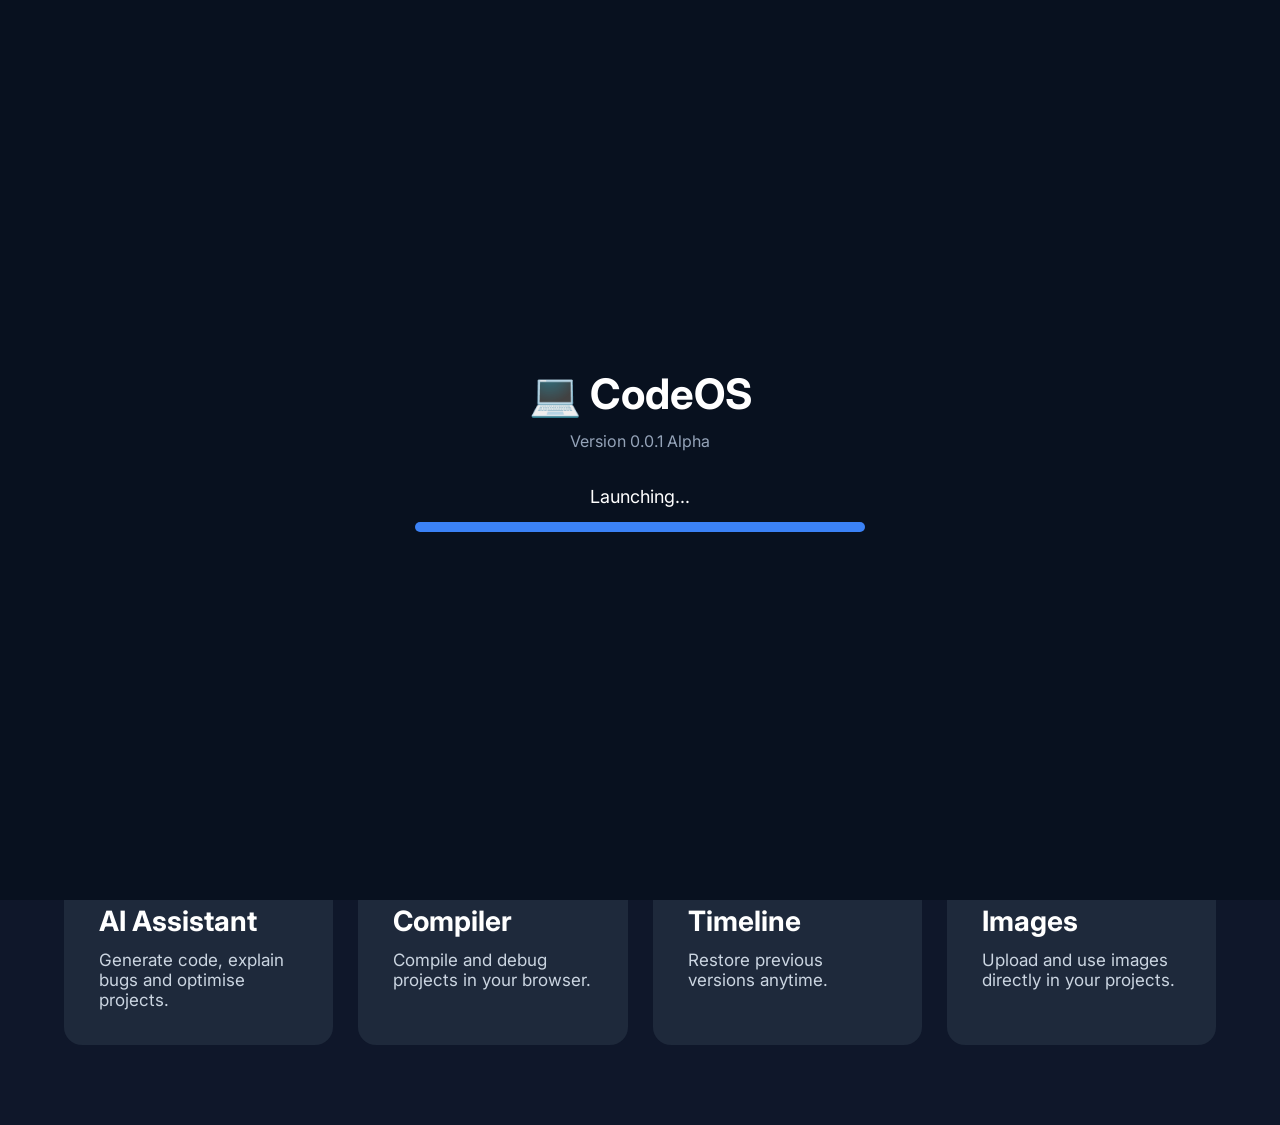
<file: index.html>
<!doctype html>
<html lang="en">
  <head>
    <meta charset="UTF-8" />
    <meta name="viewport" content="width=device-width, initial-scale=1.0" />
    <title>CodeOS</title>

    <link rel="stylesheet" href="codestyle.css" />

    <link
      href="https://fonts.googleapis.com/css2?family=Inter:wght@300;400;500;600;700&display=swap"
      rel="stylesheet"
    />
  </head>

  <body>
    <div id="bootScreen">
      <div id="bootContent">
        <div id="bootLogo">💻 CodeOS</div>

        <div id="bootVersion">Version 0.0.1 Alpha</div>

        <div id="bootStatus">Loading Engine...</div>

        <div id="bootBar">
          <div id="bootProgress"></div>
        </div>
      </div>
    </div>
    <div id="backgroundCode"></div>
    <nav class="navbar">
      <div class="logo">💻 <span>CodeOS</span></div>

      <div class="navButtons">
        <button onclick="window.location = 'documentation.html'">
          📚 Documentation
        </button>
        <button onclick="openWorkspace()">Launch Workspace</button>
        <button
          type="button"
          class="communityLaunchButton"
          onclick="window.location.href = 'community.html'"
        >
          💬 Open CodeOS Community
        </button>
      </div>
    </nav>

    <section class="hero">
      <h1>Build. Compile. Create.</h1>

      <p>
        A modern programming language with AI, a built-in compiler, debugger,
        timeline, image support and much more.
      </p>

      <div class="heroButtons">
        <button class="primary" onclick="openWorkspace()">
          🚀 Launch Workspace
        </button>

        <button class="secondary" onclick="window.location = 'learn.html'">
          📖 Learn More
        </button>
      </div>
    </section>

    <section class="cards">
      <div class="card">
        🤖
        <h2>AI Assistant</h2>
        <p>Generate code, explain bugs and optimise projects.</p>
      </div>

      <div class="card">
        🛠️
        <h2>Compiler</h2>
        <p>Compile and debug projects in your browser.</p>
      </div>

      <div class="card">
        🕒
        <h2>Timeline</h2>
        <p>Restore previous versions anytime.</p>
      </div>

      <div class="card">
        🖼️
        <h2>Images</h2>
        <p>Upload and use images directly in your projects.</p>
      </div>
    </section>

    <!-- Command Palette -->

    <div id="paletteOverlay">
      <div id="commandPalette">
        <input
          id="commandInput"
          type="text"
          placeholder="Type a command..."
          autocomplete="off"
        />

        <div id="commandList">
          <div class="command">🚀 Launch Workspace</div>
          <div class="command">📂 Open Workspace</div>
          <div class="command">✨ New Workspace</div>
          <div class="command">⚙ Settings</div>
          <div class="command">🤖 Ask AI</div>
        </div>
      </div>
    </div>

    <!-- ⚙️ Settings -->

    <div id="settingsOverlay">
      <div id="settingsPanel">
        <div class="settingsHeader">
          <div>
            <h2>⚙️ Settings</h2>
            <p>Customize your CodeOS experience.</p>
          </div>

          <button id="closeSettings">✕</button>
        </div>

        <div class="settingsContent">
          <!-- 🎨 Appearance -->

          <div class="settingsGroup">
            <h3>🎨 Appearance</h3>

            <div class="settingRow">
              <div>
                <strong>Theme</strong>
                <p>Choose how CodeOS looks.</p>
              </div>

              <select id="themeSelect">
                <option value="dark">🌙 Dark</option>

                <option value="light">☀️ Light</option>
              </select>
            </div>

            <div class="settingRow">
              <div>
                <strong>Accent Color</strong>
                <p>Change CodeOS's accent.</p>
              </div>

              <input type="color" id="accentColor" value="#3b82f6" />
            </div>
          </div>

          <!-- ✨ Interface -->

          <div class="settingsGroup">
            <h3>✨ Interface</h3>

            <div class="settingRow">
              <div>
                <strong>Animations</strong>
                <p>Enable CodeOS animations.</p>
              </div>

              <input type="checkbox" id="animationsToggle" checked />
            </div>
          </div>

          <!-- 💾 Data -->

          <div class="settingsGroup">
            <h3>💾 Data</h3>

            <div class="settingRow">
              <div>
                <strong>Reset Settings</strong>
                <p>Restore CodeOS settings to default.</p>
              </div>

              <button id="resetSettings">Reset</button>
            </div>
          </div>
        </div>
      </div>
    </div>

    <script src="program.js"></script>
  </body>
</html>
</file>
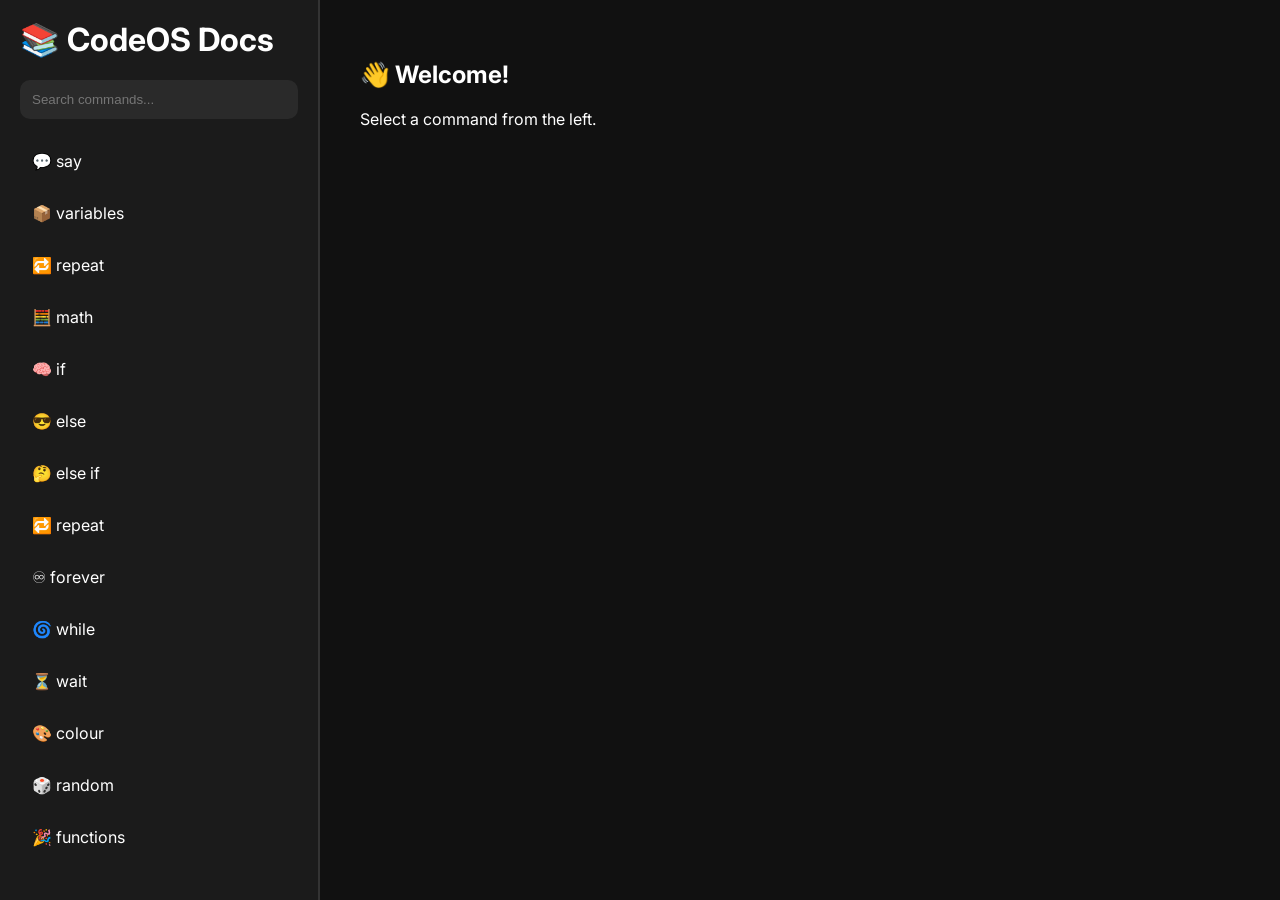
<file: documentation.html>
<!doctype html>
<html lang="en">
  <head>
    <meta charset="UTF-8" />
    <title>CodeOS Documentation</title>

    <link rel="stylesheet" href="documentation.css" />
    <link
      href="https://fonts.googleapis.com/css2?family=Inter:wght@300;400;600;700&display=swap"
      rel="stylesheet"
    />
  </head>

  <body>
    <div class="sidebar">
      <h1>📚 CodeOS Docs</h1>

      <input id="search" placeholder="Search commands..." />

      <div id="commandList"></div>
    </div>

    <div class="content">
      <div id="viewer">
        <h2>👋 Welcome!</h2>

        <p>Select a command from the left.</p>
      </div>
    </div>

    <script src="documentation.js"></script>
  </body>
</html>
</file>
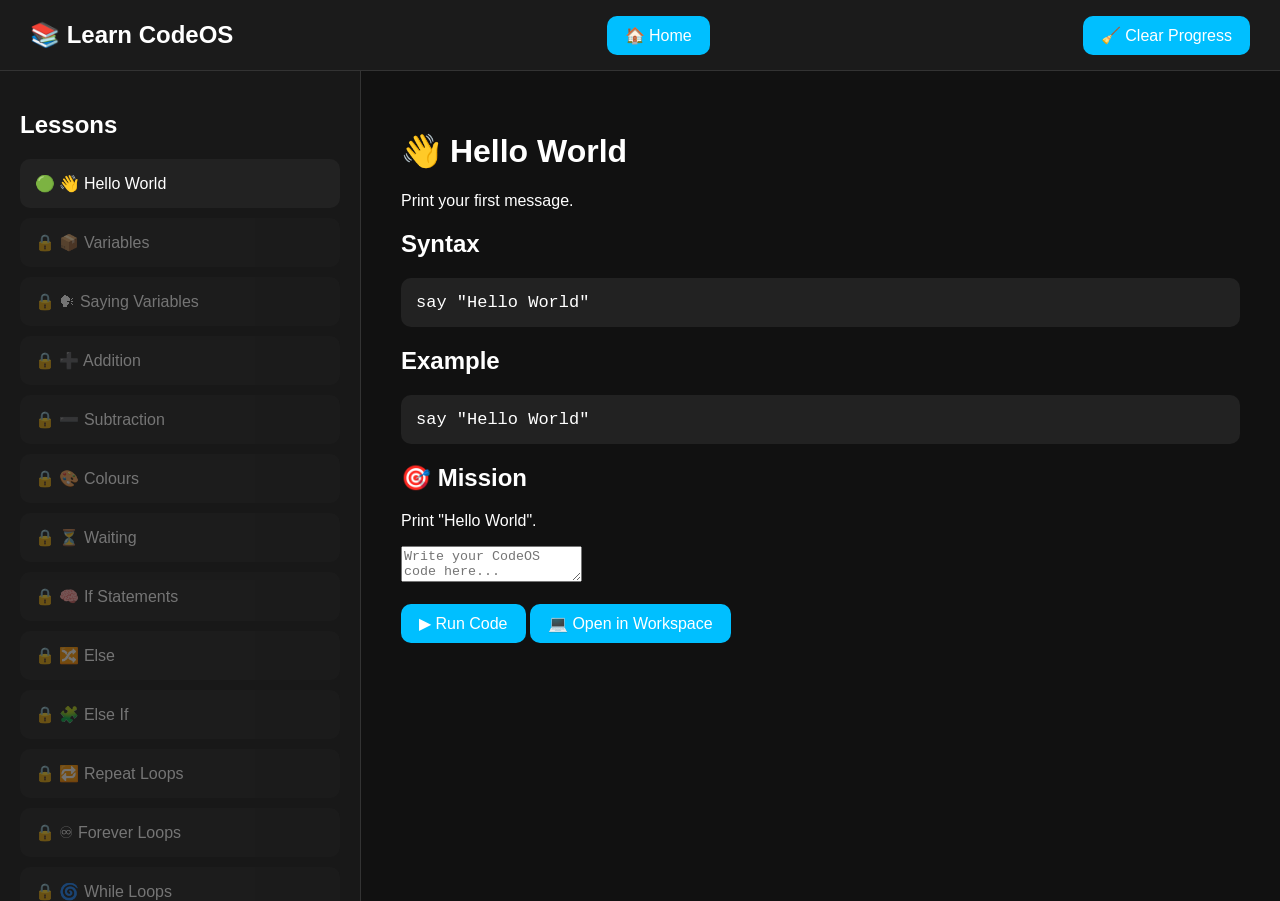
<file: learn.html>
<!doctype html>

<html>
  <head>
    <meta charset="UTF-8" />

    <title>Learn CodeOS</title>

    <link rel="stylesheet" href="learn.css" />
  </head>

  <body>
    <nav>
      <h1>📚 Learn CodeOS</h1>

      <button onclick="window.location = 'code.html'">🏠 Home</button>

      <button id="clearProgress">🧹 Clear Progress</button>
    </nav>

    <div id="container">
      <div id="lessonList">
        <h2>Lessons</h2>
      </div>

      <div id="lessonContent">
        <h1>Welcome!</h1>

        <p>Select a lesson.</p>
      </div>
    </div>

    <script src="lessons.js"></script>
    <script src="learn.js"></script>
  </body>
</html>
</file>
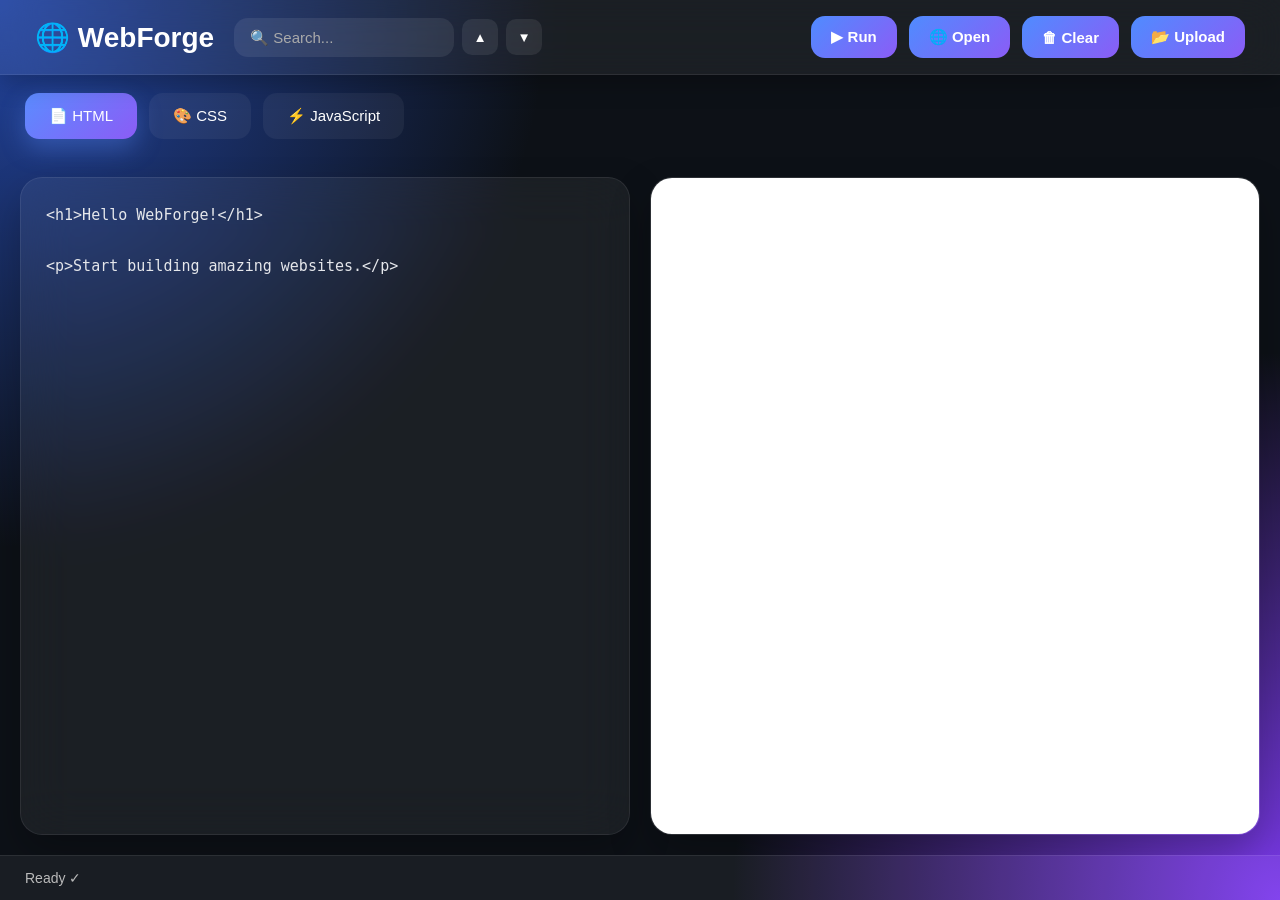
<file: webforge.html>
<!doctype html>
<html lang="en">
  <head>
    <meta charset="UTF-8" />

    <meta name="viewport" content="width=device-width, initial-scale=1.0" />

    <title>WebForge</title>

    <link rel="stylesheet" href="webforge.css" />
  </head>

  <body>
    <header>
      <h1 id="webforgeTitle">🌐 WebForge</h1>

      <div class="searchBox">
        <input id="search" placeholder="🔍 Search..." />

        <button id="prevMatch">▲</button>

        <button id="nextMatch">▼</button>
      </div>

      <div class="toolbar">
        <button id="run">▶ Run</button>

        <button id="open">🌐 Open</button>

        <button id="clear">🗑 Clear</button>

        <button id="upload">📂 Upload</button>

        <button id="assetsBtn" class="hidden">📁 Assets</button>

        <input type="file" id="fileInput" accept="image/*" multiple hidden />
      </div>
    </header>

    <div id="tabs">
      <button class="tab active" data-tab="html">📄 HTML</button>

      <button class="tab" data-tab="css">🎨 CSS</button>

      <button class="tab" data-tab="js">⚡ JavaScript</button>
    </div>

    <main>
      <div id="editorPanel">
        <textarea id="editor"></textarea>
      </div>

      <div id="previewPanel">
        <iframe id="preview"></iframe>
      </div>
    </main>

    <footer>
      <span id="status"> Ready ✓ </span>
    </footer>

    <div id="assetsWindow" class="popup">
      <div class="popup-box">
        <div class="popup-header">
          <h2>📁 Assets</h2>

          <button id="closeAssets">&times;</button>
        </div>

        <div id="assetList"></div>
      </div>
    </div>

    <script src="editor.js"></script>
    <script src="webforge.js"></script>
  </body>
</html>
</file>
<file: codestyle.css>
*{
    margin:0;
    padding:0;
    box-sizing:border-box;
    font-family:Inter,sans-serif;
}

body{

    background:#0f172a;
    color:white;

}

.navbar{

    width:100%;
    height:80px;

    display:flex;

    justify-content:space-between;

    align-items:center;

    padding:0 60px;

    background:rgba(255,255,255,.05);

    backdrop-filter:blur(18px);

    position:sticky;

    top:0;

}

.logo{

    font-size:30px;

    font-weight:700;

    animation:logoGlow 4s ease-in-out infinite;

}

.navButtons{

    display:flex;

    gap:15px;

}

button{

    padding:12px 22px;

    border:none;

    border-radius:12px;

    cursor:pointer;

    transition:.25s;

}

button:hover{

    transform:translateY(-3px);

}

.primary{
    background:var(--codeos-accent);
    color:white;
}

.secondary{

    background:#1e293b;

    color:white;

}

.hero{

    height:80vh;

    display:flex;

    flex-direction:column;

    justify-content:center;

    align-items:center;

    text-align:center;

    gap:25px;

}

.hero h1{

    font-size:70px;

}

.hero p{

    width:700px;

    color:#cbd5e1;

    font-size:20px;

    line-height:1.6;

}

.heroButtons{

    display:flex;

    gap:20px;

}

.cards{

    width:90%;

    margin:auto;

    display:grid;

    grid-template-columns:repeat(auto-fit,minmax(250px,1fr));

    gap:25px;

    padding-bottom:80px;

}

.card{

    background:#1e293b;

    padding:35px;

    border-radius:18px;

    transition:.3s;

    font-size:40px;

}

.card h2{

    margin-top:20px;

    font-size:28px;

}

.card p{

    margin-top:12px;

    color:#cbd5e1;

    font-size:17px;

}

.card:hover{

    transform:translateY(-8px);

}

#backgroundCode{

    position:fixed;

    inset:0;

    overflow:hidden;

    z-index:-1;

    pointer-events:none;

}

.codeLine{

    position:absolute;

    color:rgba(255,255,255,.06);

    font-family:monospace;

    font-size:22px;

    white-space:nowrap;

    animation:floatUp linear infinite;

    user-select:none;

    filter:blur(.4px);

}

@keyframes floatUp{

    from{

        transform:translateY(110vh);

    }

    to{

        transform:translateY(-150px);

    }

}

.particle{

    position:fixed;

    width:4px;

    height:4px;

    border-radius:50%;

    background:var(--codeos-accent);

    opacity:.25;

    pointer-events:none;

    animation:particleFloat linear infinite;

}

@keyframes particleFloat{

    from{

        transform:translateY(110vh);

    }

    to{

        transform:translateY(-100px);

    }

}

@keyframes logoGlow{

    0%,100%{
        text-shadow:none;
    }

    50%{
        text-shadow:
            0 0 8px var(--codeos-accent),
            0 0 18px var(--codeos-accent),
            0 0 35px var(--codeos-accent);
    }

}

/* Overlay */

#paletteOverlay{

    position:fixed;
    inset:0;

    background:rgba(0,0,0,.45);

    backdrop-filter:blur(12px);

    display:flex;

    justify-content:center;

    align-items:flex-start;

    padding-top:120px;

    opacity:0;

    visibility:hidden;

    transition:.25s;

    z-index:9999;

}

#paletteOverlay.show{

    opacity:1;

    visibility:visible;

}

/* Palette */

#commandPalette{

    width:700px;

    background:#172033;

    border-radius:22px;

    overflow:hidden;

    border:1px solid rgba(255,255,255,.08);

    box-shadow:
        0 20px 70px rgba(0,0,0,.45);

    transform:translateY(-30px) scale(.96);

    transition:.3s;

}

#paletteOverlay.show #commandPalette{

    transform:translateY(0) scale(1);

}

#commandInput{

    width:100%;

    padding:22px;

    font-size:20px;

    border:none;

    outline:none;

    background:#1f2b45;

    color:white;

}

#commandInput::placeholder{

    color:#94a3b8;

}

#commandList{

    max-height:350px;

    overflow:auto;

}

.command{

    padding:18px 22px;

    cursor:pointer;

    transition:.2s;

    border-top:1px solid rgba(255,255,255,.05);

}

.command:hover{

    background:#24334f;

}

.command.selected{
    background:var(--codeos-accent);
    color:white;
}

/* ==========================
   Boot Screen
========================== */

#bootScreen{

    position:fixed;

    inset:0;

    background:#08111f;

    display:flex;

    justify-content:center;

    align-items:center;

    z-index:999999;

    transition:.8s;

}

#bootScreen.hide{

    opacity:0;

    visibility:hidden;

}

#bootContent{

    width:450px;

    text-align:center;

}

#bootLogo{

    font-size:42px;

    font-weight:700;

    margin-bottom:12px;

}

#bootVersion{

    color:#94a3b8;

    margin-bottom:35px;

}

#bootStatus{

    margin-bottom:15px;

    font-size:18px;

}

#bootBar{

    width:100%;

    height:10px;

    background:#1e293b;

    border-radius:999px;

    overflow:hidden;

}

#bootProgress{

    width:0%;

    height:100%;

    background:var(--codeos-accent);

    transition:.4s;

}

/* ==========================
   ⚙️ SETTINGS
========================== */

#settingsOverlay {

    position: fixed;

    inset: 0;

    background: rgba(0, 0, 0, .6);

    backdrop-filter: blur(12px);

    display: flex;

    justify-content: center;

    align-items: center;

    opacity: 0;

    visibility: hidden;

    transition: .25s;

    z-index: 10000;

}


#settingsOverlay.show {

    opacity: 1;

    visibility: visible;

}


#settingsPanel {

    width: 650px;

    max-width: 90vw;

    max-height: 85vh;

    overflow: auto;

    background: #172033;

    border: 1px solid rgba(255,255,255,.1);

    border-radius: 22px;

    box-shadow:
        0 30px 100px rgba(0,0,0,.55);

    transform:
        translateY(20px)
        scale(.96);

    transition: .25s;

}


#settingsOverlay.show #settingsPanel {

    transform:
        translateY(0)
        scale(1);

}


.settingsHeader {

    display: flex;

    justify-content: space-between;

    align-items: center;

    padding: 25px;

    border-bottom:
        1px solid rgba(255,255,255,.08);

}


.settingsHeader h2 {

    font-size: 28px;

}


.settingsHeader p {

    color: #94a3b8;

    margin-top: 5px;

}


#closeSettings {

    background: rgba(255,255,255,.06);

    color: white;

    font-size: 18px;

    width: 40px;

    height: 40px;

    padding: 0;

}


#closeSettings:hover {

    background: rgba(255,255,255,.12);

}


.settingsContent {

    padding: 10px 25px 25px;

}


.settingsGroup {

    padding: 20px 0;

    border-bottom:
        1px solid rgba(255,255,255,.07);

}


.settingsGroup:last-child {

    border-bottom: none;

}


.settingsGroup h3 {

    margin-bottom: 15px;

    font-size: 18px;

}


.settingRow {

    display: flex;

    justify-content: space-between;

    align-items: center;

    gap: 20px;

    padding: 15px;

    border-radius: 14px;

    transition: .2s;

}


.settingRow:hover {

    background: rgba(255,255,255,.04);

}


.settingRow strong {

    font-size: 16px;

}


.settingRow p {

    color: #94a3b8;

    font-size: 14px;

    margin-top: 4px;

}


.settingRow select {

    background: #1f2b45;

    color: white;

    border: 1px solid rgba(255,255,255,.1);

    border-radius: 10px;

    padding: 9px 12px;

    outline: none;

}


.settingRow input[type="color"] {

    width: 45px;

    height: 35px;

    border: none;

    background: transparent;

    cursor: pointer;

}


#resetSettings {

    background: #ef4444;

    color: white;

}

:root {
    --codeos-accent: #3b82f6;
}

.no-animations * {
    animation: none !important;
    transition: none !important;
}

/* ==========================
   ☀️ LIGHT MODE
========================== */

body.light-mode {
    background: #f8fafc;
    color: #0f172a;
}

body.light-mode .navbar {
    background: rgba(255,255,255,.75);
}

body.light-mode .hero p {
    color: #475569;
}

body.light-mode .card {
    background: #ffffff;
    color: #0f172a;
    box-shadow: 0 10px 30px rgba(15,23,42,.08);
}

body.light-mode .card p {
    color: #475569;
}

body.light-mode .settingsHeader p,
body.light-mode .settingRow p {
    color: #64748b;
}

body.light-mode #settingsPanel {
    background: #ffffff;
    color: #0f172a;
}

body.light-mode .settingsGroup {
    border-color: rgba(15,23,42,.1);
}

body.light-mode .settingRow:hover {
    background: rgba(15,23,42,.04);
}

body.light-mode #closeSettings {
    color: #0f172a;
    background: rgba(15,23,42,.06);
}

body.light-mode .settingRow select {
    background: #f1f5f9;
    color: #0f172a;
}

body.light-mode .secondary {
    background: #e2e8f0;
    color: #0f172a;
}

body.light-mode #backgroundCode .codeLine {
    color: rgba(15,23,42,.06);
}
</file>
<file: documentation.css>
*{
    box-sizing:border-box;
}

body{

    margin:0;

    background:#111;

    color:white;

    font-family:Inter,sans-serif;

    display:flex;

    height:100vh;

}

.sidebar{

    width:320px;

    background:#1b1b1b;

    border-right:2px solid #333;

    padding:20px;

    overflow-y:auto;

}

.sidebar h1{

    margin-top:0;

}

#search{

    width:100%;

    padding:12px;

    border:none;

    border-radius:10px;

    background:#2a2a2a;

    color:white;

    margin-bottom:20px;

}

.command{

    padding:12px;

    border-radius:10px;

    cursor:pointer;

    margin-bottom:8px;

    transition:.2s;

}

.command:hover{

    background:#333;

}

.content{

    flex:1;

    padding:40px;

    overflow:auto;

}

code{

    display:block;

    background:#1f1f1f;

    padding:15px;

    border-radius:10px;

    margin:15px 0;

    white-space:pre-wrap;

}
</file>
<file: learn.css>
body{

margin:0;

background:#111;

color:white;

font-family:Inter,sans-serif;

}

nav{

height:70px;

display:flex;

align-items:center;

justify-content:space-between;

padding:0 30px;

background:#1b1b1b;

border-bottom:1px solid #333;

}

button{

padding:10px 18px;

border:none;

border-radius:10px;

background:#00bfff;

color:white;

cursor:pointer;

font-size:16px;

}

button:hover{

transform:scale(1.05);

}

#container{

display:flex;

height:calc(100vh - 70px);

}

#lessonList{

width:320px;

background:#181818;

overflow:auto;

border-right:1px solid #333;

padding:20px;

}

.lesson{

padding:15px;

margin-bottom:10px;

background:#222;

border-radius:10px;

cursor:pointer;

transition:.2s;

}

.lesson:hover{

background:#333;

}

#lessonContent{

flex:1;

padding:40px;

overflow:auto;

}

code{

display:block;

background:#222;

padding:15px;

border-radius:10px;

margin:20px 0;

white-space:pre-wrap;

font-size:17px;

}
</file>
<file: webforge.css>
*{

margin:0;
padding:0;
box-sizing:border-box;

}

body{

    font-family:Arial,Helvetica,sans-serif;

    background:
        radial-gradient(circle at top left,#2346a5 0%,transparent 35%),
        radial-gradient(circle at bottom right,#7c3aed 0%,transparent 35%),
        #0D1117;

    color:white;

    height:100vh;

    display:flex;

    flex-direction:column;

    overflow:hidden;

}

header{

    height:75px;

    display:flex;

    align-items:center;

    gap:20px;

    padding:0 35px;

    background:rgba(255,255,255,.06);

    backdrop-filter:blur(22px);

    border-bottom:1px solid rgba(255,255,255,.08);

    box-shadow:0 8px 25px rgba(0,0,0,.25);

}

header h1{

font-size:28px;

}

.toolbar{

display:flex;

gap:12px;

margin-left:auto;


}

.toolbar button{

    padding:12px 20px;

    border:none;

    border-radius:14px;

    background:linear-gradient(
        135deg,
        #4f8cff,
        #8b5cf6
    );

    color:white;

    cursor:pointer;

    font-size:15px;

    font-weight:bold;

    transition:.25s;

}

.toolbar button:hover{

    transform:
        translateY(-4px)
        scale(1.04);

    box-shadow:
        0 12px 28px rgba(91,140,255,.45);

}

#tabs{

display:flex;

gap:12px;

padding:18px 25px;

}

.tab{

    padding:14px 24px;

    background:rgba(255,255,255,.05);

    border:none;

    border-radius:14px;

    color:white;

    cursor:pointer;

    transition:.25s;

    font-size:15px;

}

.tab:hover{

    transform:translateY(-3px);

    background:rgba(255,255,255,.10);

}

.tab.active{

    background:linear-gradient(
        135deg,
        #5B8CFF,
        #8B5CF6
    );

    box-shadow:
        0 10px 24px rgba(91,140,255,.35);

}

main{

flex:1;

display:grid;

grid-template-columns:1fr 1fr;

gap:20px;

padding:20px;

overflow:hidden;

}

#editorPanel,
#previewPanel{

    background:rgba(255,255,255,.06);

    backdrop-filter:blur(25px);

    border-radius:22px;

    border:1px solid rgba(255,255,255,.08);

    box-shadow:

        0 18px 40px rgba(0,0,0,.25);

    overflow:hidden;

    transition:.25s;

}

#editorPanel:hover,
#previewPanel:hover{

    transform:translateY(-4px);

}

#editor{

    width:100%;

    height:100%;

    background:transparent;

    color:#E5E7EB;

    border:none;

    outline:none;

    resize:none;

    padding:25px;

    font-family:Consolas,monospace;

    font-size:15px;

    line-height:1.7;

    caret-color:#5B8CFF;

}

#preview{

width:100%;

height:100%;

border:none;

background:white;

}

footer{

height:45px;

display:flex;

align-items:center;

padding:0 25px;

background:rgba(255,255,255,.05);

border-top:1px solid rgba(255,255,255,.08);

font-size:14px;

color:#bbb;

}

::-webkit-scrollbar{

    width:12px;

}

::-webkit-scrollbar-track{

    background:#101722;

}

::-webkit-scrollbar-thumb{

    background:linear-gradient(
        #5B8CFF,
        #8B5CF6
    );

    border-radius:999px;

}

::-webkit-scrollbar-thumb:hover{

    background:linear-gradient(
        #6ea0ff,
        #9f6cff
    );

}

@keyframes pulseGlow{

    0%{

        box-shadow:0 0 0 rgba(91,140,255,0);

    }

    50%{

        box-shadow:0 0 22px rgba(91,140,255,.6);

    }

    100%{

        box-shadow:0 0 0 rgba(91,140,255,0);

    }

}

#run{

    animation:pulseGlow 2.5s infinite;

}

#search{

    width:220px;

    padding:11px 16px;

    border:none;

    border-radius:14px;

    outline:none;

    background:rgba(255,255,255,.08);

    color:white;

    font-size:15px;

    transition:.25s;

}

#search::placeholder{

    color:#aaa;

}

#search:focus{

    background:rgba(255,255,255,.12);

    box-shadow:
        0 0 18px rgba(91,140,255,.35);

}

.searchBox{

    display:flex;

    align-items:center;

    gap:8px;

}

.searchBox button{

    width:36px;
    height:36px;

    border:none;

    border-radius:10px;

    background:rgba(255,255,255,.08);

    color:white;

    cursor:pointer;

    transition:.2s;

}

.searchBox button:hover{

    background:#5B8CFF;

}

#assetsPanel{

    width:220px;

    background:rgba(255,255,255,.06);

    backdrop-filter:blur(20px);

    border-radius:18px;

    padding:18px;

    border:1px solid rgba(255,255,255,.08);

}

#assetsPanel h3{

    margin-bottom:15px;

}

.asset{

    padding:10px;

    margin-bottom:10px;

    border-radius:12px;

    background:rgba(255,255,255,.05);

    cursor:pointer;

    transition:.2s;

    overflow:hidden;
    text-overflow:ellipsis;
    white-space:nowrap;

}

.asset:hover{

    background:#5B8CFF;

}

.hidden{

    display:none;

}

.popup{

    position:fixed;

    inset:0;

    background:rgba(0,0,0,.45);

    display:flex;

    justify-content:center;

    align-items:center;

    opacity:0;

    pointer-events:none;

    transition:.25s;

}

.popup.show{

    opacity:1;

    pointer-events:auto;

}

.popup-content{

    width:420px;

    max-height:400px;

    overflow-y:auto;

    background:#161b22;

    border-radius:18px;

    padding:25px;

    border:1px solid rgba(255,255,255,.08);

}

.popup{

    position:fixed;

    inset:0;

    background:rgba(0,0,0,.5);

    display:flex;

    justify-content:center;

    align-items:center;

    opacity:0;

    pointer-events:none;

    transition:.25s;

}

.popup.show{

    opacity:1;

    pointer-events:auto;

}

.popup-box{

    width:420px;

    max-height:500px;

    overflow-y:auto;

    background:#161b22;

    border-radius:18px;

    padding:20px;

    border:1px solid rgba(255,255,255,.08);

}

.popup-header{

    display:flex;

    justify-content:space-between;

    align-items:center;

    margin-bottom:20px;

}

#closeAssets{

    background:none;

    border:none;

    color:white;

    font-size:24px;

    cursor:pointer;

}

#assetList{

    display:flex;

    flex-direction:column;

    gap:10px;

}

.asset{

    padding:12px;

    border-radius:12px;

    background:#232b38;

}
</file>
